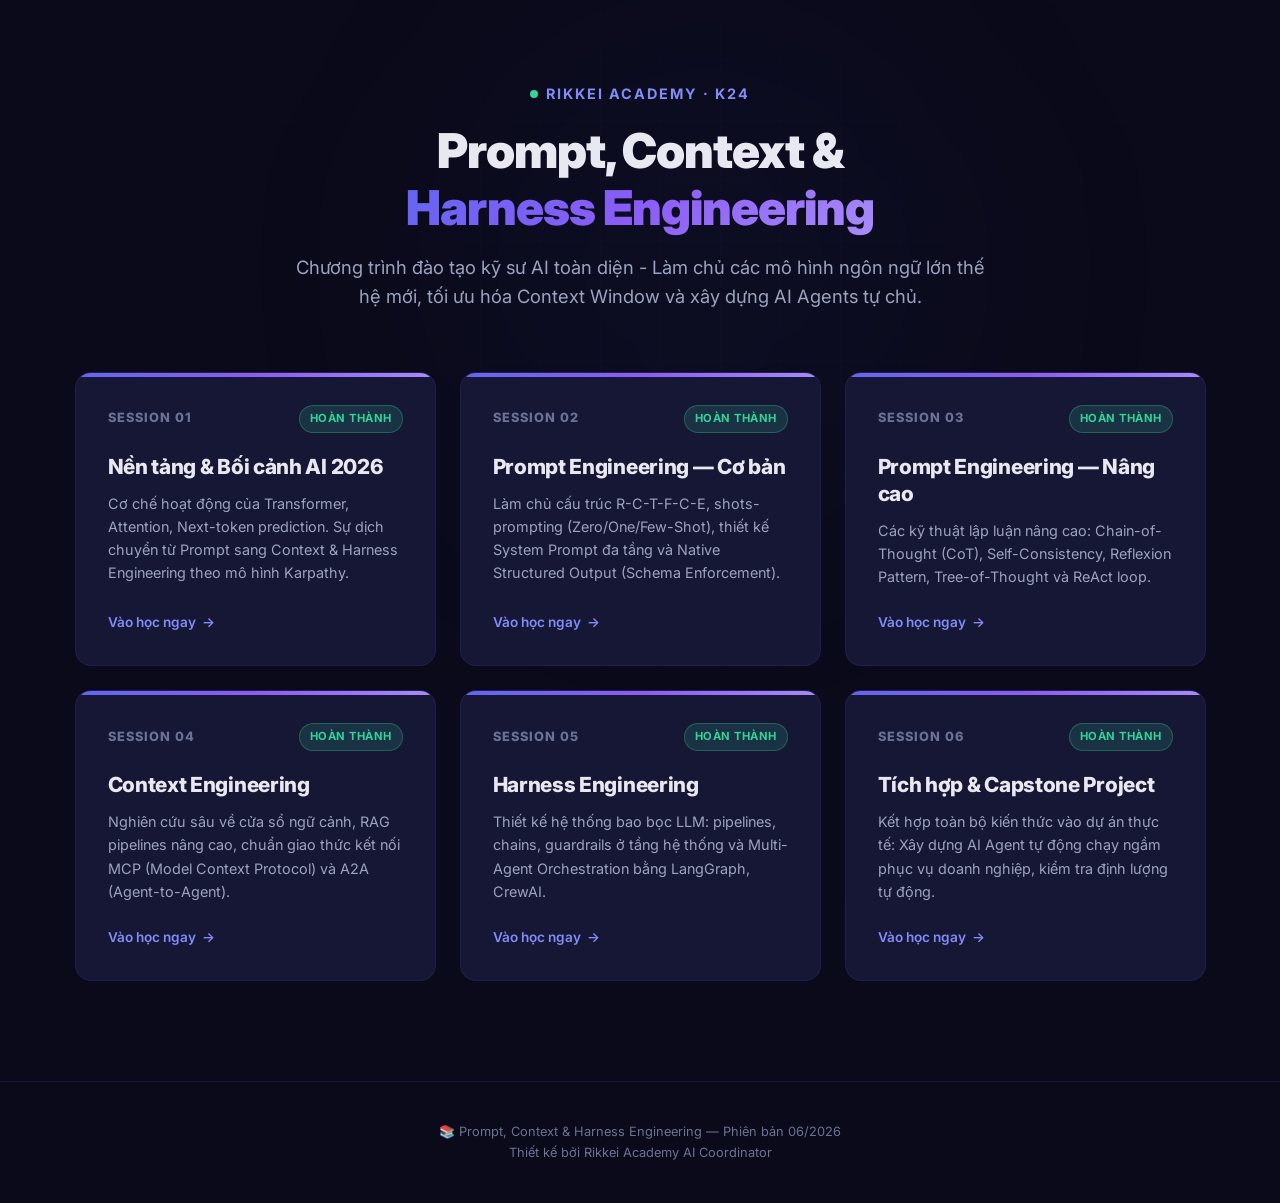
<file: AI_agent/index.html>
<!DOCTYPE html>
<html lang="vi">
<head>
    <meta charset="UTF-8">
    <meta name="viewport" content="width=device-width, initial-scale=1.0">
    <title>Prompt, Context & Harness Engineering — Học Liệu Trực Tuyến 2026</title>
    <meta name="description" content="Cổng học tập trực tuyến khóa học Prompt, Context & Harness Engineering. Cập nhật tháng 06/2026.">
    <link rel="preconnect" href="https://fonts.googleapis.com">
    <link rel="preconnect" href="https://fonts.gstatic.com" crossorigin>
    <link href="https://fonts.googleapis.com/css2?family=Inter:wght@300;400;500;600;700;800;900&family=JetBrains+Mono:wght@400;500;600&display=swap" rel="stylesheet">
    <style>
        /* ====================== DESIGN SYSTEM ====================== */
        :root {
            --bg-primary: #0a0a1a;
            --bg-secondary: #111128;
            --bg-card: #161635;
            --bg-card-hover: #1c1c45;
            --border-subtle: rgba(99, 102, 241, 0.12);
            --border-medium: rgba(99, 102, 241, 0.25);
            
            --text-primary: #e8e8f0;
            --text-secondary: #9ca3bf;
            --text-muted: #6b7294;
            --text-accent: #818cf8;
            
            --accent-primary: #818cf8;
            --accent-secondary: #6366f1;
            --accent-gradient: linear-gradient(135deg, #6366f1, #8b5cf6, #a78bfa);
            --accent-glow: rgba(99, 102, 241, 0.3);
            
            --cyan: #22d3ee;
            --magenta: #f472b6;
            --gold: #fbbf24;
            --emerald: #34d399;

            --radius-md: 12px;
            --radius-lg: 16px;
            
            --font-body: 'Inter', -apple-system, BlinkMacSystemFont, sans-serif;
            --transition-medium: 0.4s cubic-bezier(0.4, 0, 0.2, 1);
        }

        *, *::before, *::after {
            margin: 0;
            padding: 0;
            box-sizing: border-box;
        }

        body {
            font-family: var(--font-body);
            background: var(--bg-primary);
            color: var(--text-primary);
            line-height: 1.6;
            overflow-x: hidden;
            min-height: 100vh;
            display: flex;
            flex-direction: column;
        }

        /* Grid background */
        .bg-grid {
            position: fixed;
            top: 0; left: 0; right: 0; bottom: 0;
            background-image:
                linear-gradient(rgba(99, 102, 241, 0.02) 1px, transparent 1px),
                linear-gradient(90deg, rgba(99, 102, 241, 0.02) 1px, transparent 1px);
            background-size: 60px 60px;
            pointer-events: none;
            z-index: 0;
        }

        .bg-glow {
            position: fixed;
            top: -20%; left: 20%;
            width: 70vw; height: 70vw;
            background: radial-gradient(circle, rgba(99, 102, 241, 0.06) 0%, transparent 60%);
            pointer-events: none;
            z-index: 0;
            filter: blur(100px);
        }

        /* Container */
        .container {
            max-width: 1200px;
            margin: 0 auto;
            padding: 40px 20px;
            position: relative;
            z-index: 1;
            flex: 1;
        }

        /* Header */
        header {
            text-align: center;
            margin-bottom: 60px;
            padding-top: 40px;
        }

        .logo {
            font-size: 0.9rem;
            font-weight: 700;
            letter-spacing: 2px;
            text-transform: uppercase;
            color: var(--accent-primary);
            margin-bottom: 16px;
            display: inline-flex;
            align-items: center;
            gap: 8px;
        }

        .logo .dot {
            width: 8px; height: 8px;
            background: var(--emerald);
            border-radius: 50%;
            display: inline-block;
        }

        h1 {
            font-size: clamp(2rem, 4vw, 3rem);
            font-weight: 900;
            line-height: 1.2;
            letter-spacing: -1px;
            margin-bottom: 16px;
        }

        h1 .gradient-text {
            background: var(--accent-gradient);
            -webkit-background-clip: text;
            -webkit-text-fill-color: transparent;
            background-clip: text;
        }

        .subtitle {
            font-size: clamp(1rem, 2vw, 1.15rem);
            color: var(--text-secondary);
            max-width: 700px;
            margin: 0 auto;
        }

        /* Grid */
        .sessions-grid {
            display: grid;
            grid-template-columns: repeat(auto-fill, minmax(340px, 1fr));
            gap: 24px;
            margin-top: 40px;
        }

        /* Session Card */
        .session-card {
            background: var(--bg-card);
            border: 1px solid var(--border-subtle);
            border-radius: var(--radius-lg);
            padding: 32px;
            display: flex;
            flex-direction: column;
            justify-content: space-between;
            transition: var(--transition-medium);
            text-decoration: none;
            color: inherit;
            position: relative;
            overflow: hidden;
        }

        .session-card::before {
            content: '';
            position: absolute;
            top: 0; left: 0; right: 0; height: 4px;
            background: transparent;
            transition: var(--transition-medium);
        }

        .session-card.active::before {
            background: var(--accent-gradient);
        }

        .session-card.active:hover {
            border-color: var(--border-medium);
            transform: translateY(-5px);
            box-shadow: 0 12px 30px rgba(99, 102, 241, 0.15);
        }

        .session-card.disabled {
            opacity: 0.55;
            cursor: not-allowed;
            pointer-events: none;
        }

        .card-header {
            display: flex;
            justify-content: space-between;
            align-items: center;
            margin-bottom: 20px;
        }

        .session-num {
            font-size: 0.8rem;
            font-weight: 800;
            color: var(--text-muted);
            text-transform: uppercase;
            letter-spacing: 1px;
        }

        .badge {
            font-size: 0.7rem;
            font-weight: 700;
            padding: 4px 10px;
            border-radius: 20px;
            text-transform: uppercase;
            letter-spacing: 0.5px;
        }

        .badge.active {
            background: rgba(52, 211, 153, 0.15);
            color: var(--emerald);
            border: 1px solid rgba(52, 211, 153, 0.3);
        }

        .badge.upcoming {
            background: rgba(251, 191, 36, 0.1);
            color: var(--gold);
            border: 1px solid rgba(251, 191, 36, 0.2);
        }

        .card-body h2 {
            font-size: 1.3rem;
            font-weight: 800;
            margin-bottom: 12px;
            line-height: 1.3;
            letter-spacing: -0.3px;
        }

        .session-card.active:hover .card-body h2 {
            color: var(--accent-primary);
        }

        .card-body p {
            color: var(--text-secondary);
            font-size: 0.9rem;
            margin-bottom: 24px;
        }

        .card-footer {
            display: flex;
            align-items: center;
            font-size: 0.85rem;
            font-weight: 600;
            color: var(--accent-primary);
            gap: 6px;
            transition: var(--transition-medium);
        }

        .session-card.active:hover .card-footer {
            gap: 12px;
        }

        /* Footer */
        footer {
            text-align: center;
            padding: 40px 20px;
            color: var(--text-muted);
            font-size: 0.8rem;
            border-top: 1px solid var(--border-subtle);
            margin-top: 60px;
            position: relative;
            z-index: 1;
        }
    </style>
</head>
<body>

<div class="bg-grid"></div>
<div class="bg-glow"></div>

<div class="container">
    <header>
        <div class="logo">
            <span class="dot"></span>
            Rikkei Academy · K24
        </div>
        <h1>
            Prompt, Context & <br>
            <span class="gradient-text">Harness Engineering</span>
        </h1>
        <p class="subtitle">
            Chương trình đào tạo kỹ sư AI toàn diện - Làm chủ các mô hình ngôn ngữ lớn thế hệ mới, tối ưu hóa Context Window và xây dựng AI Agents tự chủ.
        </p>
    </header>

    <div class="sessions-grid">
        <!-- Session 01 -->
        <a href="sessions/session-01/index.html" class="session-card active">
            <div>
                <div class="card-header">
                    <span class="session-num">Session 01</span>
                    <span class="badge active">Hoàn thành</span>
                </div>
                <div class="card-body">
                    <h2>Nền tảng & Bối cảnh AI 2026</h2>
                    <p>Cơ chế hoạt động của Transformer, Attention, Next-token prediction. Sự dịch chuyển từ Prompt sang Context & Harness Engineering theo mô hình Karpathy.</p>
                </div>
            </div>
            <div class="card-footer">
                Vào học ngay <span>→</span>
            </div>
        </a>

        <!-- Session 02 -->
        <a href="sessions/session-02/index.html" class="session-card active">
            <div>
                <div class="card-header">
                    <span class="session-num">Session 02</span>
                    <span class="badge active">Hoàn thành</span>
                </div>
                <div class="card-body">
                    <h2>Prompt Engineering — Cơ bản</h2>
                    <p>Làm chủ cấu trúc R-C-T-F-C-E, shots-prompting (Zero/One/Few-Shot), thiết kế System Prompt đa tầng và Native Structured Output (Schema Enforcement).</p>
                </div>
            </div>
            <div class="card-footer">
                Vào học ngay <span>→</span>
            </div>
        </a>

        <!-- Session 03 -->
        <a href="sessions/session-03/index.html" class="session-card active">
            <div>
                <div class="card-header">
                    <span class="session-num">Session 03</span>
                    <span class="badge active">Hoàn thành</span>
                </div>
                <div class="card-body">
                    <h2>Prompt Engineering — Nâng cao</h2>
                    <p>Các kỹ thuật lập luận nâng cao: Chain-of-Thought (CoT), Self-Consistency, Reflexion Pattern, Tree-of-Thought và ReAct loop.</p>
                </div>
            </div>
            <div class="card-footer">
                Vào học ngay <span>→</span>
            </div>
        </a>

        <!-- Session 04 -->
        <a href="sessions/session-04/index.html" class="session-card active">
            <div>
                <div class="card-header">
                    <span class="session-num">Session 04</span>
                    <span class="badge active">Hoàn thành</span>
                </div>
                <div class="card-body">
                    <h2>Context Engineering</h2>
                    <p>Nghiên cứu sâu về cửa sổ ngữ cảnh, RAG pipelines nâng cao, chuẩn giao thức kết nối MCP (Model Context Protocol) và A2A (Agent-to-Agent).</p>
                </div>
            </div>
            <div class="card-footer">
                Vào học ngay <span>→</span>
            </div>
        </a>

        <!-- Session 05 -->
        <a href="sessions/session-05/index.html" class="session-card active">
            <div>
                <div class="card-header">
                    <span class="session-num">Session 05</span>
                    <span class="badge active">Hoàn thành</span>
                </div>
                <div class="card-body">
                    <h2>Harness Engineering</h2>
                    <p>Thiết kế hệ thống bao bọc LLM: pipelines, chains, guardrails ở tầng hệ thống và Multi-Agent Orchestration bằng LangGraph, CrewAI.</p>
                </div>
            </div>
            <div class="card-footer">
                Vào học ngay <span>→</span>
            </div>
        </a>

        <!-- Session 06 -->
        <a href="sessions/session-06/index.html" class="session-card active">
            <div>
                <div class="card-header">
                    <span class="session-num">Session 06</span>
                    <span class="badge active">Hoàn thành</span>
                </div>
                <div class="card-body">
                    <h2>Tích hợp & Capstone Project</h2>
                    <p>Kết hợp toàn bộ kiến thức vào dự án thực tế: Xây dựng AI Agent tự động chạy ngầm phục vụ doanh nghiệp, kiểm tra định lượng tự động.</p>
                </div>
            </div>
            <div class="card-footer">
                Vào học ngay <span>→</span>
            </div>
        </a>
    </div>
</div>

<footer>
    <p>
        📚 Prompt, Context & Harness Engineering — Phiên bản 06/2026<br>
        Thiết kế bởi Rikkei Academy AI Coordinator
    </p>
</footer>

</body>
</html>
</file>
